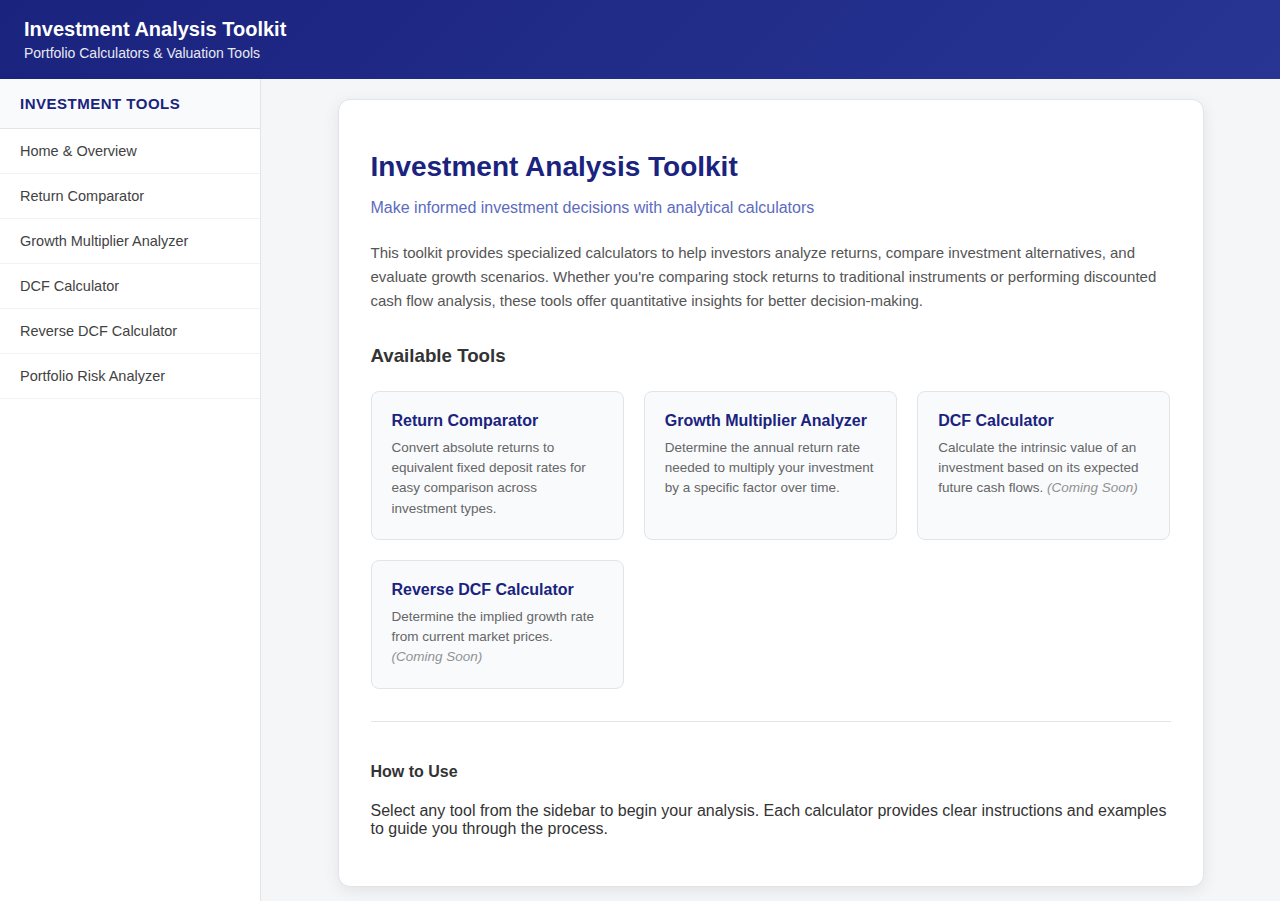
<file: index.html>
<!DOCTYPE html>
<html lang="en">
<head>
  <meta charset="UTF-8" />
  <title>Investment Analysis Toolkit</title>
  <meta name="viewport" content="width=device-width, initial-scale=1" />
  <meta name="description" content="A collection of investment calculators for portfolio analysis, valuation, and return comparisons" />
  <style>
    body {
      margin: 0;
      font-family: 'Segoe UI', 'Roboto', 'Helvetica Neue', Arial, sans-serif;
      background: linear-gradient(135deg, #f4f6f8 0%, #eef2f7 100%);
      color: #333;
    }
    header {
      background: linear-gradient(135deg, #1a237e 0%, #283593 100%);
      color: #fff;
      padding: 18px 24px;
      font-size: 20px;
      font-weight: 600;
      box-shadow: 0 2px 12px rgba(0, 0, 0, 0.1);
    }
    .subtitle {
      font-size: 14px;
      font-weight: 400;
      opacity: 0.9;
      margin-top: 4px;
    }
    .container {
      display: flex;
      height: calc(100vh - 78px);
    }
    .sidebar {
      width: 260px;
      background: #ffffff;
      border-right: 1px solid #e1e5e9;
      box-shadow: 2px 0 8px rgba(0, 0, 0, 0.05);
    }
    .sidebar h3 {
      margin: 0;
      padding: 16px 20px;
      font-size: 15px;
      background: #f8fafc;
      border-bottom: 1px solid #e1e5e9;
      color: #1a237e;
      text-transform: uppercase;
      letter-spacing: 0.5px;
    }
    .sidebar ul {
      list-style: none;
      padding: 0;
      margin: 0;
    }
    .sidebar li {
      border-bottom: 1px solid #f0f2f5;
      transition: all 0.2s ease;
    }
    .sidebar li:hover {
      background: #f8fafc;
    }
    .sidebar a {
      display: flex;
      align-items: center;
      padding: 14px 20px;
      text-decoration: none;
      color: #424242;
      font-size: 14.5px;
      cursor: pointer;
      transition: all 0.2s ease;
    }
    .sidebar a:hover,
    .sidebar a.active {
      background: #e8eaf6;
      color: #1a237e;
      font-weight: 500;
      border-left: 4px solid #3949ab;
      padding-left: 16px;
    }
    .sidebar a.active {
      background: #e3f2fd;
    }
    .content {
      flex: 1;
      background: #f4f6f8;
      padding: 20px;
      overflow: auto;
    }
    .welcome-panel {
      max-width: 800px;
      margin: 0 auto;
      background: white;
      border-radius: 12px;
      padding: 32px;
      box-shadow: 0 4px 16px rgba(0, 0, 0, 0.08);
      border: 1px solid #e1e5e9;
    }
    .welcome-title {
      color: #1a237e;
      font-size: 28px;
      font-weight: 600;
      margin-bottom: 8px;
    }
    .welcome-subtitle {
      color: #5c6bc0;
      font-size: 16px;
      margin-bottom: 24px;
    }
    .intro-text {
      line-height: 1.6;
      color: #555;
      margin-bottom: 32px;
      font-size: 15px;
    }
    .tools-grid {
      display: grid;
      grid-template-columns: repeat(auto-fit, minmax(240px, 1fr));
      gap: 20px;
      margin-top: 24px;
    }
    .tool-card {
      background: #f8fafc;
      border-radius: 8px;
      padding: 20px;
      border: 1px solid #e1e5e9;
      transition: transform 0.2s ease, box-shadow 0.2s ease;
      cursor: pointer;
    }
    .tool-card:hover {
      transform: translateY(-2px);
      box-shadow: 0 6px 12px rgba(0, 0, 0, 0.08);
      border-color: #3949ab;
    }
    .tool-card h4 {
      margin: 0 0 8px 0;
      color: #1a237e;
      font-size: 16px;
    }
    .tool-card p {
      margin: 0;
      font-size: 13.5px;
      color: #666;
      line-height: 1.5;
    }
    .coming-soon {
      opacity: 0.7;
      font-style: italic;
    }
    iframe {
      width: 100%;
      height: 100%;
      border: none;
      background: #f4f6f8;
      border-radius: 8px;
    }
    @media (max-width: 768px) {
      .container {
        flex-direction: column;
        height: auto;
      }
      .sidebar {
        width: 100%;
        border-right: none;
        border-bottom: 1px solid #ddd;
      }
      .welcome-panel {
        padding: 20px;
        margin: 20px;
      }
      .tools-grid {
        grid-template-columns: 1fr;
      }
    }
  </style>
</head>
<body>
  <header>
    Investment Analysis Toolkit
    <div class="subtitle">Portfolio Calculators & Valuation Tools</div>
  </header>

  <div class="container">
    <nav class="sidebar">
      <h3>Investment Tools</h3>
      <ul>
        <li><a class="active" onclick="loadTool(this, 'welcome')">Home & Overview</a></li>
        <li><a onclick="loadTool(this, 'calculators/absolute-to-fd.html')">Return Comparator</a></li>
        <li><a onclick="loadTool(this, 'calculators/kx-to-fd.html')">Growth Multiplier Analyzer</a></li>
        <li><a onclick="loadTool(this, 'coming-soon')">DCF Calculator</a></li>
        <li><a onclick="loadTool(this, 'coming-soon')">Reverse DCF Calculator</a></li>
        <li><a onclick="loadTool(this, 'coming-soon')">Portfolio Risk Analyzer</a></li>
      </ul>
    </nav>

    <main class="content" id="contentArea">
      <!-- Welcome Content (Default) -->
      <div class="welcome-panel" id="welcomeContent">
        <h1 class="welcome-title">Investment Analysis Toolkit</h1>
        <p class="welcome-subtitle">Make informed investment decisions with analytical calculators</p>
        
        <p class="intro-text">
          This toolkit provides specialized calculators to help investors analyze returns, 
          compare investment alternatives, and evaluate growth scenarios. Whether you're 
          comparing stock returns to traditional instruments or performing discounted cash 
          flow analysis, these tools offer quantitative insights for better decision-making.
        </p>
        
        <h3>Available Tools</h3>
        <div class="tools-grid">
          <div class="tool-card" onclick="loadTool(null, 'calculators/absolute-to-fd.html')">
            <h4>Return Comparator</h4>
            <p>Convert absolute returns to equivalent fixed deposit rates for easy comparison across investment types.</p>
          </div>
          <div class="tool-card" onclick="loadTool(null, 'calculators/kx-to-fd.html')">
            <h4>Growth Multiplier Analyzer</h4>
            <p>Determine the annual return rate needed to multiply your investment by a specific factor over time.</p>
          </div>
          <div class="tool-card">
            <h4>DCF Calculator</h4>
            <p>Calculate the intrinsic value of an investment based on its expected future cash flows. <span class="coming-soon">(Coming Soon)</span></p>
          </div>
          <div class="tool-card">
            <h4>Reverse DCF Calculator</h4>
            <p>Determine the implied growth rate from current market prices. <span class="coming-soon">(Coming Soon)</span></p>
          </div>
        </div>
        
        <div style="margin-top: 32px; padding-top: 20px; border-top: 1px solid #e1e5e9;">
          <h4>How to Use</h4>
          <p>Select any tool from the sidebar to begin your analysis. Each calculator provides clear instructions and examples to guide you through the process.</p>
        </div>
      </div>
      
      <!-- Iframe for calculators -->
      <iframe id="calcFrame" style="display: none;"></iframe>
    </main>
  </div>

  <script>
    function loadTool(el, src) {
      // Update active state in sidebar
      document.querySelectorAll('.sidebar a').forEach(a => a.classList.remove('active'));
      if (el) el.classList.add('active');
      
      const contentArea = document.getElementById('contentArea');
      const welcomeContent = document.getElementById('welcomeContent');
      const calcFrame = document.getElementById('calcFrame');
      
      if (src === 'welcome') {
        welcomeContent.style.display = 'block';
        calcFrame.style.display = 'none';
      } else if (src === 'coming-soon') {
        welcomeContent.style.display = 'block';
        calcFrame.style.display = 'none';
        welcomeContent.innerHTML = `
          <div class="welcome-panel">
            <h2 style="color: #1a237e;">Tool Under Development</h2>
            <p>This calculator is currently being developed and will be available soon.</p>
            <p>Check back later for updates, or explore the other available tools in the meantime.</p>
            <button onclick="loadTool(null, 'welcome')" style="
              background: #3949ab;
              color: white;
              border: none;
              padding: 10px 20px;
              border-radius: 6px;
              cursor: pointer;
              margin-top: 20px;
            ">Return to Home</button>
          </div>
        `;
      } else {
        welcomeContent.style.display = 'none';
        calcFrame.style.display = 'block';
        calcFrame.src = src;
      }
    }
    
    // Initialize with welcome page
    document.addEventListener('DOMContentLoaded', function() {
      loadTool(null, 'welcome');
    });
  </script>
</body>
</html>
</file>
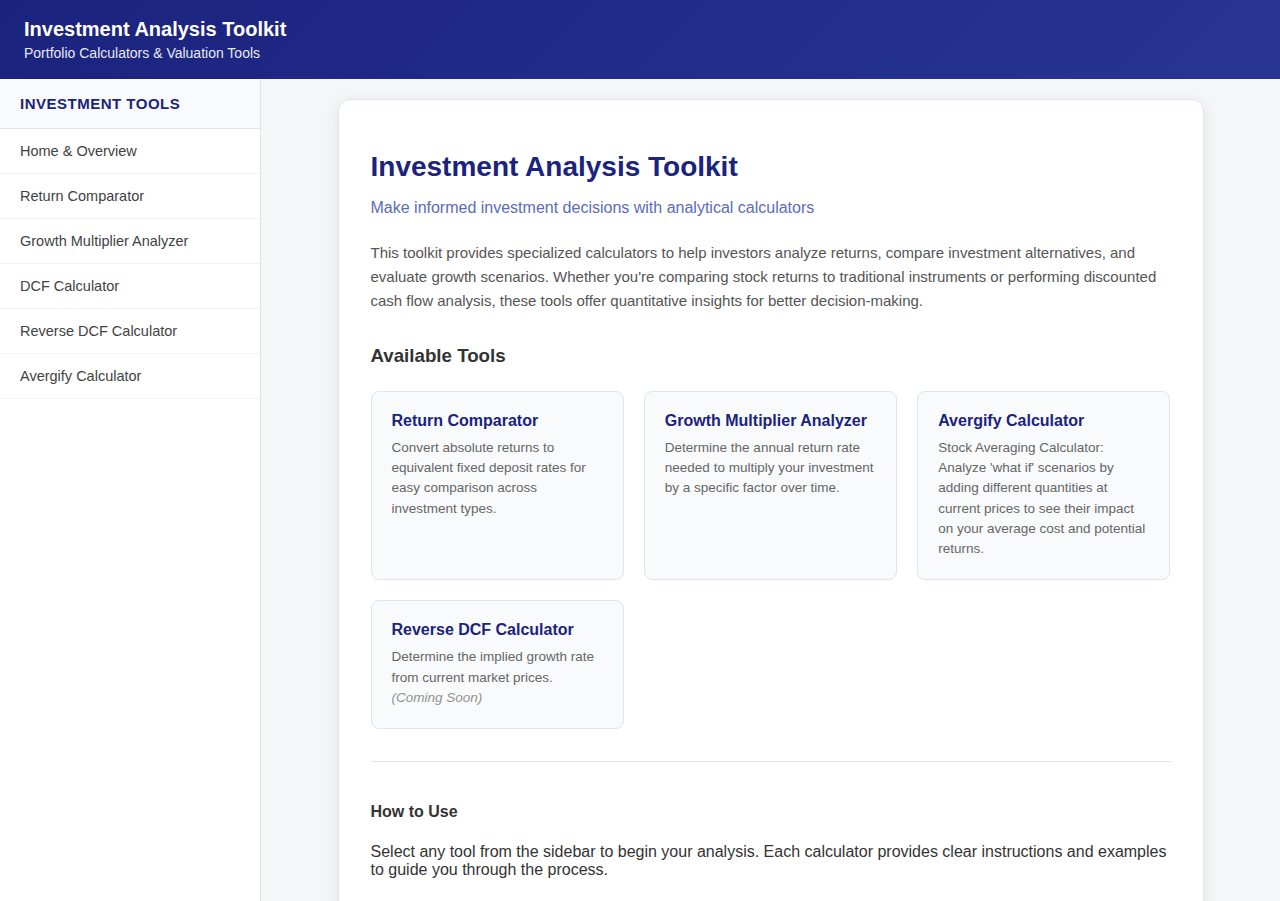
<file: bkup_index.html>
<!DOCTYPE html>
<html lang="en">
<head>
  <meta charset="UTF-8" />
  <title>Investment Analysis Toolkit</title>
  <meta name="viewport" content="width=device-width, initial-scale=1" />
  <meta name="description" content="A collection of investment calculators for portfolio analysis, valuation, and return comparisons" />
  <style>
    body {
      margin: 0;
      font-family: 'Segoe UI', 'Roboto', 'Helvetica Neue', Arial, sans-serif;
      background: linear-gradient(135deg, #f4f6f8 0%, #eef2f7 100%);
      color: #333;
    }
    header {
      background: linear-gradient(135deg, #1a237e 0%, #283593 100%);
      color: #fff;
      padding: 18px 24px;
      font-size: 20px;
      font-weight: 600;
      box-shadow: 0 2px 12px rgba(0, 0, 0, 0.1);
    }
    .subtitle {
      font-size: 14px;
      font-weight: 400;
      opacity: 0.9;
      margin-top: 4px;
    }
    .container {
      display: flex;
      height: calc(100vh - 78px);
    }
    .sidebar {
      width: 260px;
      background: #ffffff;
      border-right: 1px solid #e1e5e9;
      box-shadow: 2px 0 8px rgba(0, 0, 0, 0.05);
    }
    .sidebar h3 {
      margin: 0;
      padding: 16px 20px;
      font-size: 15px;
      background: #f8fafc;
      border-bottom: 1px solid #e1e5e9;
      color: #1a237e;
      text-transform: uppercase;
      letter-spacing: 0.5px;
    }
    .sidebar ul {
      list-style: none;
      padding: 0;
      margin: 0;
    }
    .sidebar li {
      border-bottom: 1px solid #f0f2f5;
      transition: all 0.2s ease;
    }
    .sidebar li:hover {
      background: #f8fafc;
    }
    .sidebar a {
      display: flex;
      align-items: center;
      padding: 14px 20px;
      text-decoration: none;
      color: #424242;
      font-size: 14.5px;
      cursor: pointer;
      transition: all 0.2s ease;
    }
    .sidebar a:hover,
    .sidebar a.active {
      background: #e8eaf6;
      color: #1a237e;
      font-weight: 500;
      border-left: 4px solid #3949ab;
      padding-left: 16px;
    }
    .sidebar a.active {
      background: #e3f2fd;
    }
    .content {
      flex: 1;
      background: #f4f6f8;
      padding: 20px;
      overflow: auto;
    }
    .welcome-panel {
      max-width: 800px;
      margin: 0 auto;
      background: white;
      border-radius: 12px;
      padding: 32px;
      box-shadow: 0 4px 16px rgba(0, 0, 0, 0.08);
      border: 1px solid #e1e5e9;
    }
    .welcome-title {
      color: #1a237e;
      font-size: 28px;
      font-weight: 600;
      margin-bottom: 8px;
    }
    .welcome-subtitle {
      color: #5c6bc0;
      font-size: 16px;
      margin-bottom: 24px;
    }
    .intro-text {
      line-height: 1.6;
      color: #555;
      margin-bottom: 32px;
      font-size: 15px;
    }
    .tools-grid {
      display: grid;
      grid-template-columns: repeat(auto-fit, minmax(240px, 1fr));
      gap: 20px;
      margin-top: 24px;
    }
    .tool-card {
      background: #f8fafc;
      border-radius: 8px;
      padding: 20px;
      border: 1px solid #e1e5e9;
      transition: transform 0.2s ease, box-shadow 0.2s ease;
      cursor: pointer;
    }
    .tool-card:hover {
      transform: translateY(-2px);
      box-shadow: 0 6px 12px rgba(0, 0, 0, 0.08);
      border-color: #3949ab;
    }
    .tool-card h4 {
      margin: 0 0 8px 0;
      color: #1a237e;
      font-size: 16px;
    }
    .tool-card p {
      margin: 0;
      font-size: 13.5px;
      color: #666;
      line-height: 1.5;
    }
    .coming-soon {
      opacity: 0.7;
      font-style: italic;
    }
    iframe {
      width: 100%;
      height: 100%;
      border: none;
      background: #f4f6f8;
      border-radius: 8px;
    }
    @media (max-width: 768px) {
      .container {
        flex-direction: column;
        height: auto;
      }
      .sidebar {
        width: 100%;
        border-right: none;
        border-bottom: 1px solid #ddd;
      }
      .welcome-panel {
        padding: 20px;
        margin: 20px;
      }
      .tools-grid {
        grid-template-columns: 1fr;
      }
    }
  </style>
</head>
<body>
  <header>
    Investment Analysis Toolkit
    <div class="subtitle">Portfolio Calculators & Valuation Tools</div>
  </header>

  <div class="container">
    <nav class="sidebar">
      <h3>Investment Tools</h3>
      <ul>
        <li><a class="active" onclick="loadTool(this, 'welcome')">Home & Overview</a></li>
        <li><a onclick="loadTool(this, 'calculators/absolute-to-fd.html')">Return Comparator</a></li>
        <li><a onclick="loadTool(this, 'calculators/kx-to-fd.html')">Growth Multiplier Analyzer</a></li>
        <li><a onclick="loadTool(this, 'coming-soon')">DCF Calculator</a></li>
        <li><a onclick="loadTool(this, 'coming-soon')">Reverse DCF Calculator</a></li>
        <li><a onclick="loadTool(this, 'calculators/avergify.html')">Avergify Calculator</a></li>
      </ul>
    </nav>

    <main class="content" id="contentArea">
      <!-- Welcome Content (Default) -->
      <div class="welcome-panel" id="welcomeContent">
        <h1 class="welcome-title">Investment Analysis Toolkit</h1>
        <p class="welcome-subtitle">Make informed investment decisions with analytical calculators</p>
        
        <p class="intro-text">
          This toolkit provides specialized calculators to help investors analyze returns, 
          compare investment alternatives, and evaluate growth scenarios. Whether you're 
          comparing stock returns to traditional instruments or performing discounted cash 
          flow analysis, these tools offer quantitative insights for better decision-making.
        </p>
        
        <h3>Available Tools</h3>
        <div class="tools-grid">
          <div class="tool-card" onclick="loadTool(null, 'calculators/absolute-to-fd.html')">
            <h4>Return Comparator</h4>
            <p>Convert absolute returns to equivalent fixed deposit rates for easy comparison across investment types.</p>
          </div>
          <div class="tool-card" onclick="loadTool(null, 'calculators/kx-to-fd.html')">
            <h4>Growth Multiplier Analyzer</h4>
            <p>Determine the annual return rate needed to multiply your investment by a specific factor over time.</p>
          </div>
          <div class="tool-card" onclick="loadTool(null, 'calculators/avergify.html')">
            <h4>Avergify Calculator</h4>
            <p>Stock Averaging Calculator: Analyze 'what if' scenarios by adding different quantities at current prices to see their impact on your average cost and potential returns. </p>
          </div>
          <div class="tool-card">
            <h4>Reverse DCF Calculator</h4>
            <p>Determine the implied growth rate from current market prices. <span class="coming-soon">(Coming Soon)</span></p>
          </div>
        </div>
        
        <div style="margin-top: 32px; padding-top: 20px; border-top: 1px solid #e1e5e9;">
          <h4>How to Use</h4>
          <p>Select any tool from the sidebar to begin your analysis. Each calculator provides clear instructions and examples to guide you through the process.</p>
        </div>
      </div>
      
      <!-- Iframe for calculators -->
      <iframe id="calcFrame" style="display: none;"></iframe>
    </main>
  </div>

  <script>
    function loadTool(el, src) {
      // Update active state in sidebar
      document.querySelectorAll('.sidebar a').forEach(a => a.classList.remove('active'));
      if (el) el.classList.add('active');
      
      const contentArea = document.getElementById('contentArea');
      const welcomeContent = document.getElementById('welcomeContent');
      const calcFrame = document.getElementById('calcFrame');
      
      if (src === 'welcome') {
        welcomeContent.style.display = 'block';
        calcFrame.style.display = 'none';
      } else if (src === 'coming-soon') {
        welcomeContent.style.display = 'block';
        calcFrame.style.display = 'none';
        welcomeContent.innerHTML = `
          <div class="welcome-panel">
            <h2 style="color: #1a237e;">Tool Under Development</h2>
            <p>This calculator is currently being developed and will be available soon.</p>
            <p>Check back later for updates, or explore the other available tools in the meantime.</p>
            <button onclick="loadTool(null, 'welcome')" style="
              background: #3949ab;
              color: white;
              border: none;
              padding: 10px 20px;
              border-radius: 6px;
              cursor: pointer;
              margin-top: 20px;
            ">Return to Home</button>
          </div>
        `;
      } else {
        welcomeContent.style.display = 'none';
        calcFrame.style.display = 'block';
        calcFrame.src = src;
      }
    }
    
    // Initialize with welcome page
    document.addEventListener('DOMContentLoaded', function() {
      loadTool(null, 'welcome');
    });
  </script>
</body>
</html>
</file>
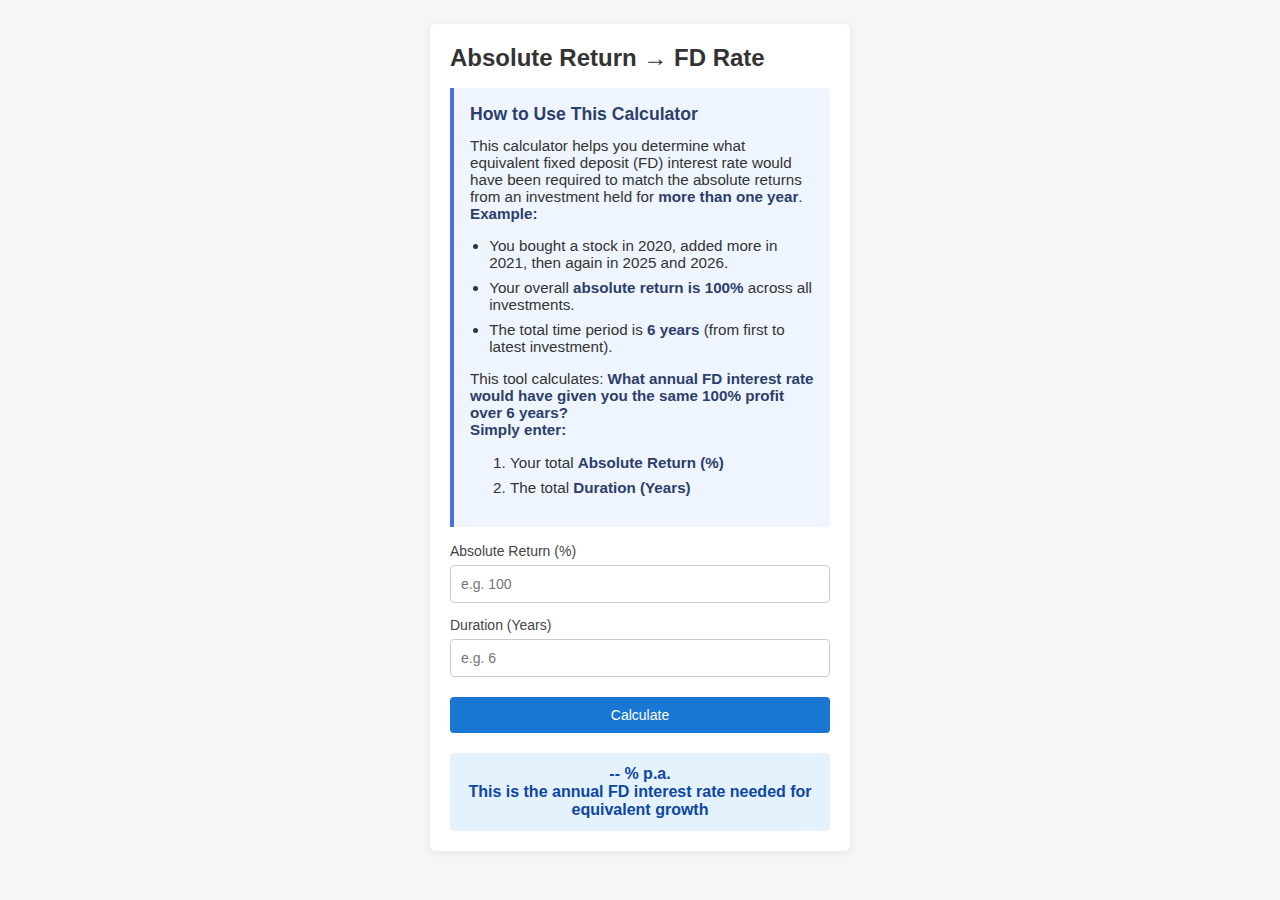
<file: calculators/absolute-to-fd.html>
<!DOCTYPE html>
<html lang="en">
<head>
  <meta charset="UTF-8">
  <title>Absolute Return → FD Rate</title>

  <!-- Shared CSS -->
  <link rel="stylesheet" href="../css/style.css">

  <!-- Ensure iframe-friendly layout -->
  <style>
    body {
      margin: 0;
      background: #f4f6f8;
    }
    .guide-box {
      background: #eef5ff;
      border-left: 4px solid #4a6ee0;
      padding: 1rem;
      margin: 1rem 0;
      border-radius: 0 4px 4px 0;
      font-size: 0.95rem;
      color: #333;
    }
    .guide-box h3 {
      margin-top: 0;
      color: #2d3e6b;
      font-size: 1.1rem;
    }
    .guide-box ul {
      padding-left: 1.2rem;
    }
    .guide-box li {
      margin-bottom: 0.5rem;
    }
    .guide-box strong {
      color: #2d3e6b;
    }
  </style>
</head>
<body>

  <div class="container">
    <h2>Absolute Return → FD Rate</h2>
    
    <!-- User Guide Section -->
    <div class="guide-box">
      <h3>How to Use This Calculator</h3>
      <p>This calculator helps you determine what equivalent fixed deposit (FD) interest rate would have been required to match the absolute returns from an investment held for <strong>more than one year</strong>.</p>
      
      <p><strong>Example:</strong></p>
      <ul>
        <li>You bought a stock in 2020, added more in 2021, then again in 2025 and 2026.</li>
        <li>Your overall <strong>absolute return is 100%</strong> across all investments.</li>
        <li>The total time period is <strong>6 years</strong> (from first to latest investment).</li>
      </ul>
      
      <p>This tool calculates: <strong>What annual FD interest rate would have given you the same 100% profit over 6 years?</strong></p>
      
      <p><strong>Simply enter:</strong></p>
      <ol>
        <li>Your total <strong>Absolute Return (%)</strong></li>
        <li>The total <strong>Duration (Years)</strong></li>
      </ol>
    </div>

    <label>Absolute Return (%)</label>
    <input type="number" id="ar" step="0.1" placeholder="e.g. 100">

    <label>Duration (Years)</label>
    <input type="number" id="years" step="0.1" placeholder="e.g. 6">

    <button onclick="calculate()">Calculate</button>

    <div class="output">
      <p id="result">-- % p.a.</p>
	  <p class="note">This is the annual FD interest rate needed for equivalent growth</p>
    </div>
  </div>

<script>
function calculate() {
  const ar = parseFloat(document.getElementById("ar").value);
  const years = parseFloat(document.getElementById("years").value);

  if (isNaN(ar) || isNaN(years) || years <= 0) {
    alert("Enter valid inputs");
    return;
  }

  const K = 1 + ar / 100;
  const rate = Math.pow(K, 1 / years) - 1;

  document.getElementById("result").innerText =
    (rate * 100).toFixed(2) + " % p.a.";
}
</script>

</body>
</html>
</file>
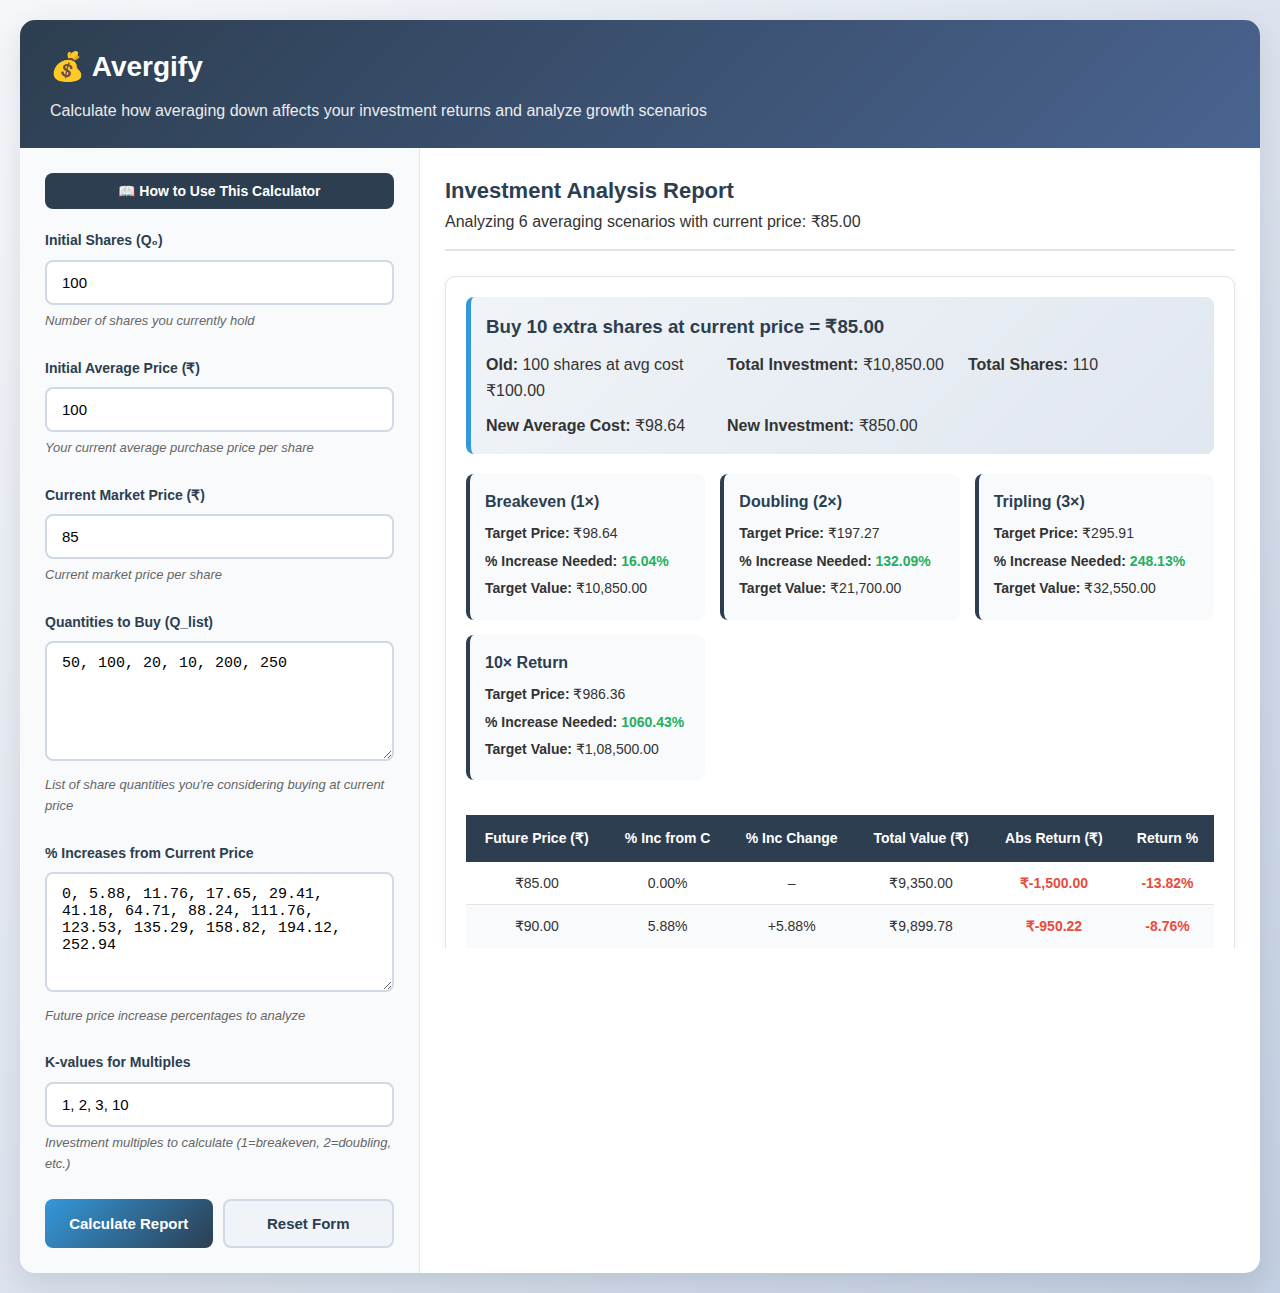
<file: calculators/avergify.html>
<!DOCTYPE html>
<html lang="en">
<head>
    <meta charset="UTF-8">
    <meta name="viewport" content="width=device-width, initial-scale=1.0">
    <title>Avergify - Average Cost Calculator</title>
    <style>
        * {
            box-sizing: border-box;
            margin: 0;
            padding: 0;
        }
        
        body {
            font-family: 'Segoe UI', Tahoma, Geneva, Verdana, sans-serif;
            background: linear-gradient(135deg, #f5f7fa 0%, #c3cfe2 100%);
            color: #333;
            line-height: 1.6;
            padding: 20px;
            min-height: 100vh;
        }
        
        .container {
            max-width: 1400px;
            margin: 0 auto;
            background: white;
            border-radius: 15px;
            box-shadow: 0 10px 30px rgba(0, 0, 0, 0.1);
            overflow: hidden;
        }
        
        header {
            background: linear-gradient(135deg, #2c3e50 0%, #4a6491 100%);
            color: white;
            padding: 25px 30px;
        }
        
        header h1 {
            font-size: 28px;
            margin-bottom: 8px;
        }
        
        header .subtitle {
            opacity: 0.9;
            font-size: 16px;
        }
        
        .content {
            display: grid;
            grid-template-columns: 400px 1fr;
            gap: 0;
            min-height: 600px;
        }
        
        .input-section {
            padding: 25px;
            background: #f8fafc;
            border-right: 1px solid #e1e5e9;
            position: relative;
        }
        
        .input-group {
            margin-bottom: 25px;
        }
        
        .input-group label {
            display: block;
            margin-bottom: 8px;
            font-weight: 600;
            color: #2c3e50;
            font-size: 14px;
        }
        
        .input-group input, .input-group textarea {
            width: 100%;
            padding: 12px 15px;
            border: 2px solid #d1d9e6;
            border-radius: 8px;
            font-size: 15px;
            transition: border-color 0.3s;
        }
        
        .input-group input:focus, .input-group textarea:focus {
            outline: none;
            border-color: #4a6491;
        }
        
        .input-group textarea {
            min-height: 120px;
            resize: vertical;
            font-family: monospace;
        }
        
        .info-text {
            font-size: 13px;
            color: #666;
            margin-top: 6px;
            font-style: italic;
        }
        
        .btn-group {
            display: flex;
            gap: 10px;
            margin-top: 10px;
        }
        
        button {
            padding: 14px 20px;
            border: none;
            border-radius: 8px;
            font-weight: 600;
            font-size: 15px;
            cursor: pointer;
            transition: all 0.3s;
            flex: 1;
        }
        
        .btn-calculate {
            background: linear-gradient(135deg, #3498db 0%, #2c3e50 100%);
            color: white;
        }
        
        .btn-calculate:hover {
            transform: translateY(-2px);
            box-shadow: 0 5px 15px rgba(52, 152, 219, 0.3);
        }
        
        .btn-reset {
            background: #f0f4f8;
            color: #2c3e50;
            border: 2px solid #d1d9e6;
        }
        
        .btn-reset:hover {
            background: #e1e7f0;
        }
        
        .btn-guide {
            background: #2c3e50;
            color: white;
            padding: 10px 15px;
            font-size: 14px;
            display: flex;
            align-items: center;
            justify-content: center;
            gap: 8px;
            margin-bottom: 20px;
            width: 100%;
        }
        
        .btn-guide:hover {
            background: #4a6491;
        }
        
        .results-section {
            padding: 25px;
            overflow-y: auto;
            max-height: 800px;
        }
        
        .results-header {
            margin-bottom: 25px;
            padding-bottom: 15px;
            border-bottom: 2px solid #e1e5e9;
        }
        
        .results-header h2 {
            color: #2c3e50;
            font-size: 22px;
        }
        
        .results-container {
            display: flex;
            flex-direction: column;
            gap: 30px;
        }
        
        .report-block {
            background: white;
            border-radius: 10px;
            padding: 20px;
            border: 1px solid #e1e5e9;
            box-shadow: 0 3px 10px rgba(0, 0, 0, 0.05);
        }
        
        .report-header {
            background: linear-gradient(135deg, #f0f4f8 0%, #e1e7f0 100%);
            padding: 15px;
            border-radius: 8px;
            margin-bottom: 20px;
            border-left: 5px solid #3498db;
        }
        
        .report-header h3 {
            color: #2c3e50;
            margin-bottom: 10px;
        }
        
        .k-points {
            display: grid;
            grid-template-columns: repeat(auto-fill, minmax(200px, 1fr));
            gap: 15px;
            margin: 20px 0;
        }
        
        .k-point {
            background: #f8fafc;
            padding: 15px;
            border-radius: 8px;
            border-left: 4px solid #2c3e50;
        }
        
        .k-point h4 {
            color: #2c3e50;
            margin-bottom: 8px;
            font-size: 16px;
        }
        
        .k-point p {
            margin: 5px 0;
            font-size: 14px;
        }
        
        table {
            width: 100%;
            border-collapse: collapse;
            margin-top: 15px;
            font-size: 14px;
        }
        
        th {
            background: #2c3e50;
            color: white;
            padding: 12px 10px;
            text-align: center;
            font-weight: 600;
            position: sticky;
            top: 0;
        }
        
        td {
            padding: 10px;
            text-align: center;
            border-bottom: 1px solid #e1e5e9;
        }
        
        tr:nth-child(even) {
            background: #f8fafc;
        }
        
        tr:hover {
            background: #e3f2fd;
        }
        
        .positive {
            color: #27ae60;
            font-weight: 600;
        }
        
        .negative {
            color: #e74c3c;
            font-weight: 600;
        }
        
        .neutral {
            color: #7f8c8d;
        }
        
        .loading {
            display: none;
            text-align: center;
            padding: 40px;
        }
        
        .loading-spinner {
            border: 5px solid #f3f3f3;
            border-top: 5px solid #3498db;
            border-radius: 50%;
            width: 50px;
            height: 50px;
            animation: spin 1s linear infinite;
            margin: 0 auto 20px;
        }
        
        @keyframes spin {
            0% { transform: rotate(0deg); }
            100% { transform: rotate(360deg); }
        }
        
        .error-message {
            background: #ffeaea;
            color: #c0392b;
            padding: 15px;
            border-radius: 8px;
            margin: 20px 0;
            border-left: 5px solid #c0392b;
            display: none;
        }
        
        /* Guide Section Styles */
        .guide-overlay {
            display: none;
            position: absolute;
            top: 0;
            left: 0;
            right: 0;
            bottom: 0;
            background: rgba(255, 255, 255, 0.95);
            z-index: 100;
            padding: 25px;
            overflow-y: auto;
        }
        
        .guide-header {
            display: flex;
            justify-content: space-between;
            align-items: center;
            margin-bottom: 20px;
            padding-bottom: 15px;
            border-bottom: 2px solid #2c3e50;
        }
        
        .guide-header h2 {
            color: #2c3e50;
        }
        
        .close-guide {
            background: #e74c3c;
            color: white;
            border: none;
            padding: 8px 15px;
            border-radius: 5px;
            cursor: pointer;
            font-size: 14px;
        }
        
        .close-guide:hover {
            background: #c0392b;
        }
        
        .guide-step {
            background: white;
            border-radius: 8px;
            padding: 20px;
            margin-bottom: 20px;
            border-left: 4px solid #3498db;
            box-shadow: 0 3px 10px rgba(0, 0, 0, 0.05);
        }
        
        .guide-step h3 {
            color: #2c3e50;
            margin-bottom: 10px;
            font-size: 18px;
            display: flex;
            align-items: center;
            gap: 10px;
        }
        
        .step-number {
            background: #3498db;
            color: white;
            width: 30px;
            height: 30px;
            border-radius: 50%;
            display: flex;
            align-items: center;
            justify-content: center;
            font-weight: bold;
        }
        
        .guide-example {
            background: #f0f7ff;
            padding: 15px;
            border-radius: 6px;
            margin: 15px 0;
            border-left: 3px solid #4a6491;
        }
        
        .guide-example h4 {
            color: #2c3e50;
            margin-bottom: 8px;
        }
        
        .guide-tip {
            background: #fff8e6;
            padding: 12px;
            border-radius: 6px;
            margin: 15px 0;
            border-left: 3px solid #f39c12;
            font-size: 14px;
        }
        
        @media (max-width: 1100px) {
            .content {
                grid-template-columns: 1fr;
            }
            
            .input-section {
                border-right: none;
                border-bottom: 1px solid #e1e5e9;
            }
            
            .guide-overlay {
                position: fixed;
                z-index: 1000;
            }
        }
        
        @media (max-width: 768px) {
            body {
                padding: 10px;
            }
            
            header {
                padding: 20px;
            }
            
            .k-points {
                grid-template-columns: 1fr;
            }
            
            .btn-group {
                flex-direction: column;
            }
            
            table {
                font-size: 13px;
            }
            
            th, td {
                padding: 8px 5px;
            }
        }
    </style>
</head>
<body>
    <div class="container">
        <header>
            <h1>💰 Avergify</h1>
            <div class="subtitle">Calculate how averaging down affects your investment returns and analyze growth scenarios</div>
        </header>
        
        <div class="content">
            <div class="input-section">
                <!-- Guide Button -->
                <button class="btn-guide" onclick="toggleGuide()">
                    📖 How to Use This Calculator
                </button>
                
                <!-- Guide Overlay -->
                <div class="guide-overlay" id="guideOverlay">
                    <div class="guide-header">
                        <h2>How to Use the Avergify Calculator</h2>
                        <button class="close-guide" onclick="toggleGuide()">Close Guide</button>
                    </div>
                    
                    <div class="guide-step">
                        <h3><span class="step-number">1</span> Enter Your Current Position</h3>
                        <p><strong>Initial Shares:</strong> Number of shares you currently own (e.g., 100 shares)</p>
                        <p><strong>Initial Average Price:</strong> Your current average purchase price per share (e.g., ₹100)</p>
                        <div class="guide-example">
                            <h4>Example:</h4>
                            <p>You bought 100 shares at an average price of ₹100 each</p>
                        </div>
                    </div>
                    
                    <div class="guide-step">
                        <h3><span class="step-number">2</span> Set Current Market Price</h3>
                        <p><strong>Current Market Price:</strong> Today's stock price (e.g., ₹85)</p>
                        <div class="guide-example">
                            <h4>Example:</h4>
                            <p>The stock is now trading at ₹85 (15% below your average)</p>
                        </div>
                    </div>
                    
                    <div class="guide-step">
                        <h3><span class="step-number">3</span> Choose "What-If" Quantities</h3>
                        <p><strong>Quantities to Buy:</strong> List different amounts you might buy at current price</p>
                        <p>Enter comma-separated values to compare multiple scenarios</p>
                        <div class="guide-example">
                            <h4>Example:</h4>
                            <p>Try buying 50, 100, or 200 more shares to see how each affects your average cost</p>
                        </div>
                    </div>
                    
                    <div class="guide-step">
                        <h3><span class="step-number">4</span> Set Growth Scenarios to Analyze</h3>
                        <p><strong>% Increases from Current Price:</strong> Future price increase percentages to analyze</p>
                        <p><strong>K-values for Multiples:</strong> Target returns (1=break even, 2=double, 3=triple, etc.)</p>
                        <div class="guide-example">
                            <h4>Example:</h4>
                            <p>See what happens if the price goes up 25%, 50%, or 100% from current level</p>
                        </div>
                    </div>
                    
                    <div class="guide-step">
                        <h3><span class="step-number">5</span> Understand the Results</h3>
                        <p>The calculator shows you:</p>
                        <ul style="padding-left: 20px; margin: 10px 0;">
                            <li><strong>New Average Cost:</strong> Your updated average after buying more shares</li>
                            <li><strong>Break-even Price:</strong> Price needed to recover your total investment</li>
                            <li><strong>Target Prices:</strong> Prices needed to double or multiply your money</li>
                            <li><strong>Detailed Returns:</strong> Absolute and percentage returns at various future prices</li>
                        </ul>
                        <div class="guide-tip">
                            💡 <strong>Quick Example:</strong> If you own 100 shares at ₹100 average, and the stock is now ₹85, buying 50 more shares would lower your average to ₹95. You'd need the price to reach ₹95 to break even, or ₹190 to double your money.
                        </div>
                    </div>
                    
                    <button class="btn-calculate" onclick="toggleGuide()" style="margin-top: 20px;">Start Calculating Now</button>
                </div>
                
                <div class="input-group">
                    <label for="initialShares">Initial Shares (Q₀)</label>
                    <input type="number" id="initialShares" value="100" min="1">
                    <div class="info-text">Number of shares you currently hold</div>
                </div>
                
                <div class="input-group">
                    <label for="initialPrice">Initial Average Price (₹)</label>
                    <input type="number" id="initialPrice" value="100" min="0" step="0.01">
                    <div class="info-text">Your current average purchase price per share</div>
                </div>
                
                <div class="input-group">
                    <label for="currentPrice">Current Market Price (₹)</label>
                    <input type="number" id="currentPrice" value="85" min="0" step="0.01">
                    <div class="info-text">Current market price per share</div>
                </div>
                
                <div class="input-group">
                    <label for="quantities">Quantities to Buy (Q_list)</label>
                    <textarea id="quantities" placeholder="Enter quantities separated by commas, e.g.: 50, 100, 20, 10, 200, 250">50, 100, 20, 10, 200, 250</textarea>
                    <div class="info-text">List of share quantities you're considering buying at current price</div>
                </div>
                
                <div class="input-group">
                    <label for="increases">% Increases from Current Price</label>
                    <textarea id="increases" placeholder="Enter percentages separated by commas">0, 5.88, 11.76, 17.65, 29.41, 41.18, 64.71, 88.24, 111.76, 123.53, 135.29, 158.82, 194.12, 252.94</textarea>
                    <div class="info-text">Future price increase percentages to analyze</div>
                </div>
                
                <div class="input-group">
                    <label for="kValues">K-values for Multiples</label>
                    <input type="text" id="kValues" value="1, 2, 3, 10" placeholder="e.g.: 1, 2, 3, 10">
                    <div class="info-text">Investment multiples to calculate (1=breakeven, 2=doubling, etc.)</div>
                </div>
                
                <div class="btn-group">
                    <button class="btn-calculate" onclick="calculateReport()">Calculate Report</button>
                    <button class="btn-reset" onclick="resetForm()">Reset Form</button>
                </div>
                
                <div class="error-message" id="errorMessage"></div>
            </div>
            
            <div class="results-section">
                <div class="results-header">
                    <h2>Investment Analysis Report</h2>
                    <div id="reportSummary">Enter your values and click Calculate to see the analysis</div>
                </div>
                
                <div class="loading" id="loadingIndicator">
                    <div class="loading-spinner"></div>
                    <p>Calculating report...</p>
                </div>
                
                <div id="resultsContainer" class="results-container">
                    <!-- Results will be inserted here dynamically -->
                </div>
            </div>
        </div>
    </div>

    <script>
        // Toggle guide visibility
        function toggleGuide() {
            const guide = document.getElementById('guideOverlay');
            guide.style.display = guide.style.display === 'block' ? 'none' : 'block';
        }
        
        // Parse comma-separated values from input
        function parseCSV(input) {
            return input.split(',')
                .map(item => item.trim())
                .filter(item => item !== '')
                .map(item => parseFloat(item));
        }
        
        // Calculate K-point for given parameters
        function calculateKPoint(Q0, P0, C, Q_add, K) {
            const totalInvestment = Q0 * P0 + Q_add * C;
            const totalShares = Q0 + Q_add;
            
            const F_K = (K * totalInvestment) / totalShares;
            const inc_K = ((F_K - C) / C) * 100;
            
            return {
                K: K,
                F_K: F_K,
                inc_K: inc_K,
                target_value: K * totalInvestment
            };
        }
        
        // Generate complete report
        function generateReport(Q0, P0, C, Q_list, inc_targets, K_values) {
            const results = {};
            
            for (const Q_add of Q_list) {
                const totalInvestment = Q0 * P0 + Q_add * C;
                const totalShares = Q0 + Q_add;
                const avgCost = totalInvestment / totalShares;
                
                // Store base info
                results[Q_add] = {
                    TI: totalInvestment,
                    TS: totalShares,
                    AC: avgCost,
                    new_inv_amt: Q_add * C,
                    rows: [],
                    k_points: {}
                };
                
                // Generate rows for each increase target
                let prev_inc = null;
                for (const inc of inc_targets) {
                    const F = C * (1 + inc / 100);
                    const inc_change = prev_inc === null ? "–" : inc - prev_inc;
                    const totalValue = F * totalShares;
                    const absReturn = totalValue - totalInvestment;
                    const returnPercent = (absReturn / totalInvestment) * 100;
                    
                    results[Q_add].rows.push({
                        F: F,
                        inc: inc,
                        inc_change: inc_change,
                        TV: totalValue,
                        AR: absReturn,
                        ret_pct: returnPercent
                    });
                    
                    prev_inc = inc;
                }
                
                // Calculate K-points
                for (const K of K_values) {
                    const kPoint = calculateKPoint(Q0, P0, C, Q_add, K);
                    results[Q_add].k_points[K] = kPoint;
                }
            }
            
            return results;
        }
        
        // Format currency with Indian Rupee symbol
        function formatCurrency(amount) {
            return '₹' + amount.toLocaleString('en-IN', {
                minimumFractionDigits: 2,
                maximumFractionDigits: 2
            });
        }
        
        // Format percentage
        function formatPercent(value) {
            return value.toFixed(2) + '%';
        }
        
        // Get K-point label
        function getKLabel(K) {
            const labels = {
                1: 'Breakeven (1×)',
                2: 'Doubling (2×)',
                3: 'Tripling (3×)',
                10: '10× Return'
            };
            return labels[K] || `${K}× Return`;
        }
        
        // Display the report
        function displayReport(results, Q0, P0, C, K_values) {
            const container = document.getElementById('resultsContainer');
            container.innerHTML = '';
            
            // Update summary
            document.getElementById('reportSummary').innerHTML = 
                `Analyzing ${Object.keys(results).length} averaging scenarios with current price: ${formatCurrency(C)}`;
            
            for (const Q_add of Object.keys(results).map(Number).sort((a, b) => a - b)) {
                const data = results[Q_add];
                
                const reportBlock = document.createElement('div');
                reportBlock.className = 'report-block';
                
                // Header section
                const headerHTML = `
                    <div class="report-header">
                        <h3>Buy ${Q_add} extra shares at current price = ${formatCurrency(C)}</h3>
                        <div style="display: grid; grid-template-columns: repeat(auto-fit, minmax(200px, 1fr)); gap: 10px; margin-top: 10px;">
                            <div><strong>Old:</strong> ${Q0} shares at avg cost ${formatCurrency(P0)}</div>
                            <div><strong>Total Investment:</strong> ${formatCurrency(data.TI)}</div>
                            <div><strong>Total Shares:</strong> ${data.TS}</div>
                            <div><strong>New Average Cost:</strong> ${formatCurrency(data.AC)}</div>
                            <div><strong>New Investment:</strong> ${formatCurrency(data.new_inv_amt)}</div>
                        </div>
                    </div>
                `;
                
                // K-points section
                let kPointsHTML = '<div class="k-points">';
                for (const K of K_values) {
                    const kData = data.k_points[K];
                    kPointsHTML += `
                        <div class="k-point">
                            <h4>${getKLabel(K)}</h4>
                            <p><strong>Target Price:</strong> ${formatCurrency(kData.F_K)}</p>
                            <p><strong>% Increase Needed:</strong> <span class="${kData.inc_K >= 0 ? 'positive' : 'negative'}">${formatPercent(kData.inc_K)}</span></p>
                            <p><strong>Target Value:</strong> ${formatCurrency(kData.target_value)}</p>
                        </div>
                    `;
                }
                kPointsHTML += '</div>';
                
                // Table section
                let tableHTML = `
                    <div style="overflow-x: auto; margin-top: 20px;">
                        <table>
                            <thead>
                                <tr>
                                    <th>Future Price (₹)</th>
                                    <th>% Inc from C</th>
                                    <th>% Inc Change</th>
                                    <th>Total Value (₹)</th>
                                    <th>Abs Return (₹)</th>
                                    <th>Return %</th>
                                </tr>
                            </thead>
                            <tbody>
                `;
                
                for (const row of data.rows) {
                    const incChangeDisplay = row.inc_change === "–" ? "–" : 
                        (row.inc_change > 0 ? `+${formatPercent(row.inc_change)}` : formatPercent(row.inc_change));
                    
                    const returnClass = row.ret_pct > 0 ? 'positive' : (row.ret_pct < 0 ? 'negative' : 'neutral');
                    
                    tableHTML += `
                        <tr>
                            <td>${formatCurrency(row.F)}</td>
                            <td>${formatPercent(row.inc)}</td>
                            <td>${incChangeDisplay}</td>
                            <td>${formatCurrency(row.TV)}</td>
                            <td class="${returnClass}">${formatCurrency(row.AR)}</td>
                            <td class="${returnClass}">${formatPercent(row.ret_pct)}</td>
                        </tr>
                    `;
                }
                
                tableHTML += `
                            </tbody>
                        </table>
                    </div>
                `;
                
                reportBlock.innerHTML = headerHTML + kPointsHTML + tableHTML;
                container.appendChild(reportBlock);
            }
        }
        
        // Main calculation function
        function calculateReport() {
            // Show loading indicator
            document.getElementById('loadingIndicator').style.display = 'block';
            document.getElementById('resultsContainer').innerHTML = '';
            document.getElementById('errorMessage').style.display = 'none';
            
            // Get input values
            const Q0 = parseFloat(document.getElementById('initialShares').value);
            const P0 = parseFloat(document.getElementById('initialPrice').value);
            const C = parseFloat(document.getElementById('currentPrice').value);
            
            try {
                const Q_list = parseCSV(document.getElementById('quantities').value);
                const inc_targets = parseCSV(document.getElementById('increases').value);
                const K_values = parseCSV(document.getElementById('kValues').value);
                
                // Validate inputs
                if (!Q0 || Q0 <= 0) throw new Error("Initial shares must be a positive number");
                if (!P0 || P0 <= 0) throw new Error("Initial price must be positive");
                if (!C || C <= 0) throw new Error("Current price must be positive");
                if (Q_list.length === 0) throw new Error("Enter at least one quantity to buy");
                if (inc_targets.length === 0) throw new Error("Enter at least one percentage increase");
                if (K_values.length === 0) throw new Error("Enter at least one K-value");
                
                // Generate and display report
                setTimeout(() => {
                    const results = generateReport(Q0, P0, C, Q_list, inc_targets, K_values);
                    displayReport(results, Q0, P0, C, K_values);
                    document.getElementById('loadingIndicator').style.display = 'none';
                }, 500);
                
            } catch (error) {
                document.getElementById('loadingIndicator').style.display = 'none';
                document.getElementById('errorMessage').innerText = `Error: ${error.message}`;
                document.getElementById('errorMessage').style.display = 'block';
            }
        }
        
        // Reset form
        function resetForm() {
            document.getElementById('initialShares').value = '100';
            document.getElementById('initialPrice').value = '100';
            document.getElementById('currentPrice').value = '85';
            document.getElementById('quantities').value = '50, 100, 20, 10, 200, 250';
            document.getElementById('increases').value = '0, 5.88, 11.76, 17.65, 29.41, 41.18, 64.71, 88.24, 111.76, 123.53, 135.29, 158.82, 194.12, 252.94';
            document.getElementById('kValues').value = '1, 2, 3, 10';
            
            document.getElementById('resultsContainer').innerHTML = '';
            document.getElementById('reportSummary').innerText = 'Enter your values and click Calculate to see the analysis';
            document.getElementById('errorMessage').style.display = 'none';
        }
        
        // Initialize with example calculation
        window.onload = function() {
            // Set a timeout to calculate on load
            setTimeout(calculateReport, 100);
        };
    </script>
</body>
</html>
</file>
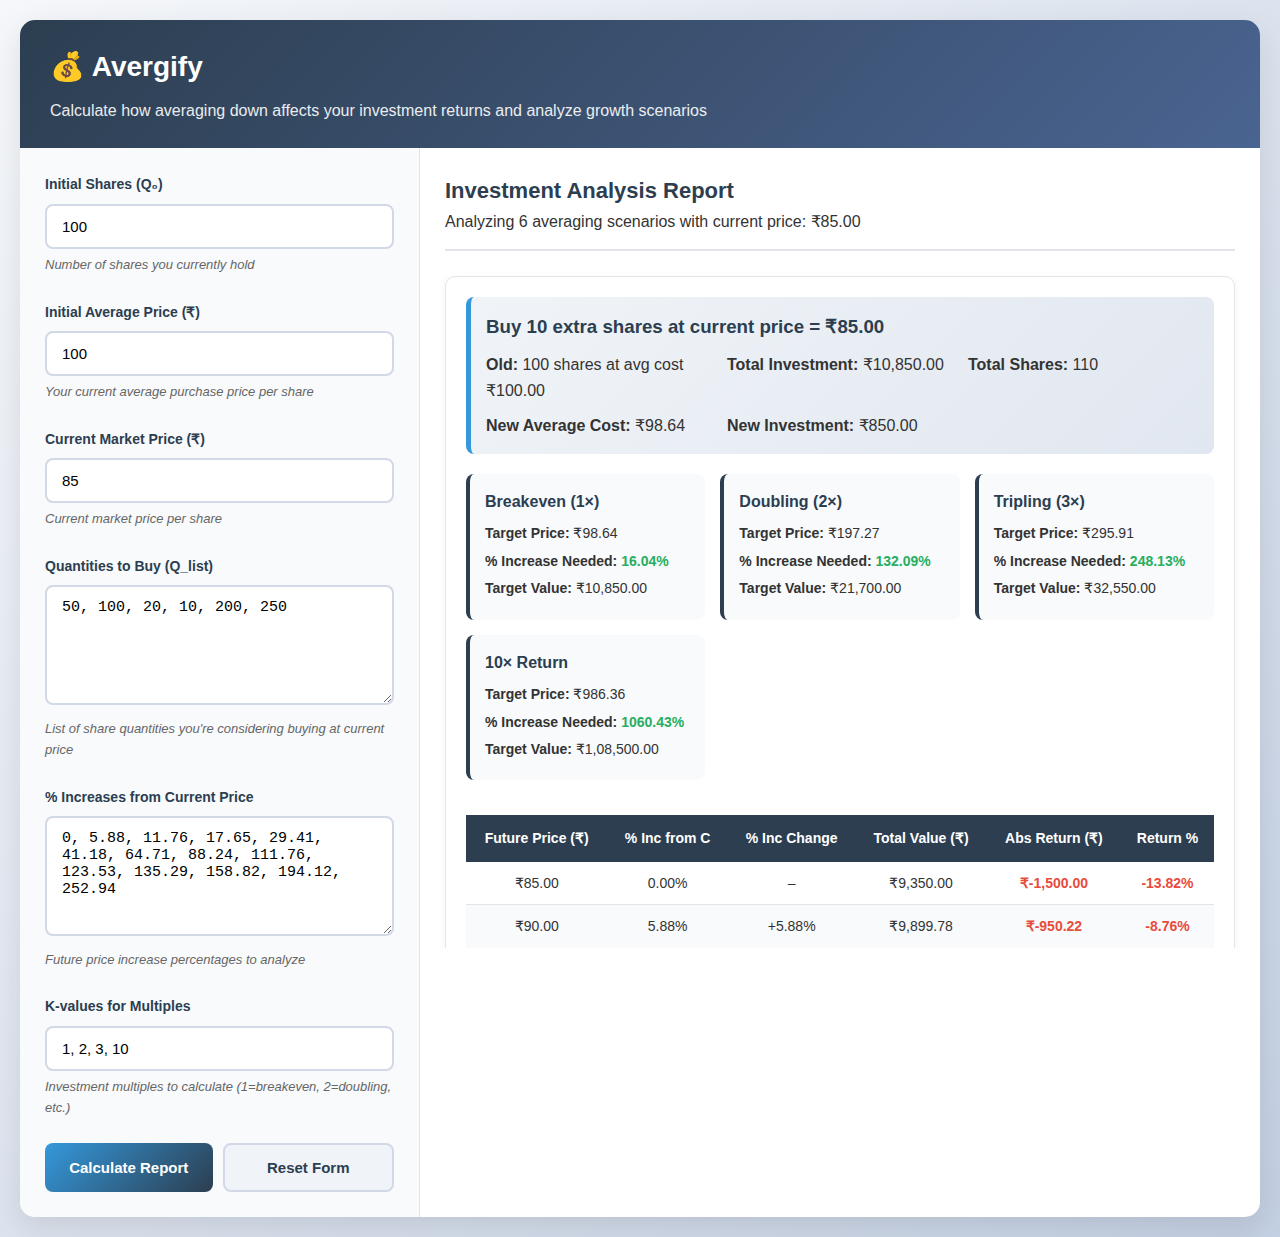
<file: calculators/bkup_avergify.html>
<!DOCTYPE html>
<html lang="en">
<head>
    <meta charset="UTF-8">
    <meta name="viewport" content="width=device-width, initial-scale=1.0">
    <title>Avergify - Average Cost Calculator</title>
    <style>
        * {
            box-sizing: border-box;
            margin: 0;
            padding: 0;
        }
        
        body {
            font-family: 'Segoe UI', Tahoma, Geneva, Verdana, sans-serif;
            background: linear-gradient(135deg, #f5f7fa 0%, #c3cfe2 100%);
            color: #333;
            line-height: 1.6;
            padding: 20px;
            min-height: 100vh;
        }
        
        .container {
            max-width: 1400px;
            margin: 0 auto;
            background: white;
            border-radius: 15px;
            box-shadow: 0 10px 30px rgba(0, 0, 0, 0.1);
            overflow: hidden;
        }
        
        header {
            background: linear-gradient(135deg, #2c3e50 0%, #4a6491 100%);
            color: white;
            padding: 25px 30px;
        }
        
        header h1 {
            font-size: 28px;
            margin-bottom: 8px;
        }
        
        header .subtitle {
            opacity: 0.9;
            font-size: 16px;
        }
        
        .content {
            display: grid;
            grid-template-columns: 400px 1fr;
            gap: 0;
            min-height: 600px;
        }
        
        .input-section {
            padding: 25px;
            background: #f8fafc;
            border-right: 1px solid #e1e5e9;
        }
        
        .input-group {
            margin-bottom: 25px;
        }
        
        .input-group label {
            display: block;
            margin-bottom: 8px;
            font-weight: 600;
            color: #2c3e50;
            font-size: 14px;
        }
        
        .input-group input, .input-group textarea {
            width: 100%;
            padding: 12px 15px;
            border: 2px solid #d1d9e6;
            border-radius: 8px;
            font-size: 15px;
            transition: border-color 0.3s;
        }
        
        .input-group input:focus, .input-group textarea:focus {
            outline: none;
            border-color: #4a6491;
        }
        
        .input-group textarea {
            min-height: 120px;
            resize: vertical;
            font-family: monospace;
        }
        
        .info-text {
            font-size: 13px;
            color: #666;
            margin-top: 6px;
            font-style: italic;
        }
        
        .btn-group {
            display: flex;
            gap: 10px;
            margin-top: 10px;
        }
        
        button {
            padding: 14px 20px;
            border: none;
            border-radius: 8px;
            font-weight: 600;
            font-size: 15px;
            cursor: pointer;
            transition: all 0.3s;
            flex: 1;
        }
        
        .btn-calculate {
            background: linear-gradient(135deg, #3498db 0%, #2c3e50 100%);
            color: white;
        }
        
        .btn-calculate:hover {
            transform: translateY(-2px);
            box-shadow: 0 5px 15px rgba(52, 152, 219, 0.3);
        }
        
        .btn-reset {
            background: #f0f4f8;
            color: #2c3e50;
            border: 2px solid #d1d9e6;
        }
        
        .btn-reset:hover {
            background: #e1e7f0;
        }
        
        .results-section {
            padding: 25px;
            overflow-y: auto;
            max-height: 800px;
        }
        
        .results-header {
            margin-bottom: 25px;
            padding-bottom: 15px;
            border-bottom: 2px solid #e1e5e9;
        }
        
        .results-header h2 {
            color: #2c3e50;
            font-size: 22px;
        }
        
        .results-container {
            display: flex;
            flex-direction: column;
            gap: 30px;
        }
        
        .report-block {
            background: white;
            border-radius: 10px;
            padding: 20px;
            border: 1px solid #e1e5e9;
            box-shadow: 0 3px 10px rgba(0, 0, 0, 0.05);
        }
        
        .report-header {
            background: linear-gradient(135deg, #f0f4f8 0%, #e1e7f0 100%);
            padding: 15px;
            border-radius: 8px;
            margin-bottom: 20px;
            border-left: 5px solid #3498db;
        }
        
        .report-header h3 {
            color: #2c3e50;
            margin-bottom: 10px;
        }
        
        .k-points {
            display: grid;
            grid-template-columns: repeat(auto-fill, minmax(200px, 1fr));
            gap: 15px;
            margin: 20px 0;
        }
        
        .k-point {
            background: #f8fafc;
            padding: 15px;
            border-radius: 8px;
            border-left: 4px solid #2c3e50;
        }
        
        .k-point h4 {
            color: #2c3e50;
            margin-bottom: 8px;
            font-size: 16px;
        }
        
        .k-point p {
            margin: 5px 0;
            font-size: 14px;
        }
        
        table {
            width: 100%;
            border-collapse: collapse;
            margin-top: 15px;
            font-size: 14px;
        }
        
        th {
            background: #2c3e50;
            color: white;
            padding: 12px 10px;
            text-align: center;
            font-weight: 600;
            position: sticky;
            top: 0;
        }
        
        td {
            padding: 10px;
            text-align: center;
            border-bottom: 1px solid #e1e5e9;
        }
        
        tr:nth-child(even) {
            background: #f8fafc;
        }
        
        tr:hover {
            background: #e3f2fd;
        }
        
        .positive {
            color: #27ae60;
            font-weight: 600;
        }
        
        .negative {
            color: #e74c3c;
            font-weight: 600;
        }
        
        .neutral {
            color: #7f8c8d;
        }
        
        .loading {
            display: none;
            text-align: center;
            padding: 40px;
        }
        
        .loading-spinner {
            border: 5px solid #f3f3f3;
            border-top: 5px solid #3498db;
            border-radius: 50%;
            width: 50px;
            height: 50px;
            animation: spin 1s linear infinite;
            margin: 0 auto 20px;
        }
        
        @keyframes spin {
            0% { transform: rotate(0deg); }
            100% { transform: rotate(360deg); }
        }
        
        .error-message {
            background: #ffeaea;
            color: #c0392b;
            padding: 15px;
            border-radius: 8px;
            margin: 20px 0;
            border-left: 5px solid #c0392b;
            display: none;
        }
        
        @media (max-width: 1100px) {
            .content {
                grid-template-columns: 1fr;
            }
            
            .input-section {
                border-right: none;
                border-bottom: 1px solid #e1e5e9;
            }
        }
        
        @media (max-width: 768px) {
            body {
                padding: 10px;
            }
            
            header {
                padding: 20px;
            }
            
            .k-points {
                grid-template-columns: 1fr;
            }
            
            .btn-group {
                flex-direction: column;
            }
            
            table {
                font-size: 13px;
            }
            
            th, td {
                padding: 8px 5px;
            }
        }
    </style>
</head>
<body>
    <div class="container">
        <header>
            <h1>💰 Avergify</h1>
            <div class="subtitle">Calculate how averaging down affects your investment returns and analyze growth scenarios</div>
        </header>
        
        <div class="content">
            <div class="input-section">
                <div class="input-group">
                    <label for="initialShares">Initial Shares (Q₀)</label>
                    <input type="number" id="initialShares" value="100" min="1">
                    <div class="info-text">Number of shares you currently hold</div>
                </div>
                
                <div class="input-group">
                    <label for="initialPrice">Initial Average Price (₹)</label>
                    <input type="number" id="initialPrice" value="100" min="0" step="0.01">
                    <div class="info-text">Your current average purchase price per share</div>
                </div>
                
                <div class="input-group">
                    <label for="currentPrice">Current Market Price (₹)</label>
                    <input type="number" id="currentPrice" value="85" min="0" step="0.01">
                    <div class="info-text">Current market price per share</div>
                </div>
                
                <div class="input-group">
                    <label for="quantities">Quantities to Buy (Q_list)</label>
                    <textarea id="quantities" placeholder="Enter quantities separated by commas, e.g.: 50, 100, 20, 10, 200, 250">50, 100, 20, 10, 200, 250</textarea>
                    <div class="info-text">List of share quantities you're considering buying at current price</div>
                </div>
                
                <div class="input-group">
                    <label for="increases">% Increases from Current Price</label>
                    <textarea id="increases" placeholder="Enter percentages separated by commas">0, 5.88, 11.76, 17.65, 29.41, 41.18, 64.71, 88.24, 111.76, 123.53, 135.29, 158.82, 194.12, 252.94</textarea>
                    <div class="info-text">Future price increase percentages to analyze</div>
                </div>
                
                <div class="input-group">
                    <label for="kValues">K-values for Multiples</label>
                    <input type="text" id="kValues" value="1, 2, 3, 10" placeholder="e.g.: 1, 2, 3, 10">
                    <div class="info-text">Investment multiples to calculate (1=breakeven, 2=doubling, etc.)</div>
                </div>
                
                <div class="btn-group">
                    <button class="btn-calculate" onclick="calculateReport()">Calculate Report</button>
                    <button class="btn-reset" onclick="resetForm()">Reset Form</button>
                </div>
                
                <div class="error-message" id="errorMessage"></div>
            </div>
            
            <div class="results-section">
                <div class="results-header">
                    <h2>Investment Analysis Report</h2>
                    <div id="reportSummary">Enter your values and click Calculate to see the analysis</div>
                </div>
                
                <div class="loading" id="loadingIndicator">
                    <div class="loading-spinner"></div>
                    <p>Calculating report...</p>
                </div>
                
                <div id="resultsContainer" class="results-container">
                    <!-- Results will be inserted here dynamically -->
                </div>
            </div>
        </div>
    </div>

    <script>
        // Parse comma-separated values from input
        function parseCSV(input) {
            return input.split(',')
                .map(item => item.trim())
                .filter(item => item !== '')
                .map(item => parseFloat(item));
        }
        
        // Calculate K-point for given parameters
        function calculateKPoint(Q0, P0, C, Q_add, K) {
            const totalInvestment = Q0 * P0 + Q_add * C;
            const totalShares = Q0 + Q_add;
            
            const F_K = (K * totalInvestment) / totalShares;
            const inc_K = ((F_K - C) / C) * 100;
            
            return {
                K: K,
                F_K: F_K,
                inc_K: inc_K,
                target_value: K * totalInvestment
            };
        }
        
        // Generate complete report
        function generateReport(Q0, P0, C, Q_list, inc_targets, K_values) {
            const results = {};
            
            for (const Q_add of Q_list) {
                const totalInvestment = Q0 * P0 + Q_add * C;
                const totalShares = Q0 + Q_add;
                const avgCost = totalInvestment / totalShares;
                
                // Store base info
                results[Q_add] = {
                    TI: totalInvestment,
                    TS: totalShares,
                    AC: avgCost,
                    new_inv_amt: Q_add * C,
                    rows: [],
                    k_points: {}
                };
                
                // Generate rows for each increase target
                let prev_inc = null;
                for (const inc of inc_targets) {
                    const F = C * (1 + inc / 100);
                    const inc_change = prev_inc === null ? "–" : inc - prev_inc;
                    const totalValue = F * totalShares;
                    const absReturn = totalValue - totalInvestment;
                    const returnPercent = (absReturn / totalInvestment) * 100;
                    
                    results[Q_add].rows.push({
                        F: F,
                        inc: inc,
                        inc_change: inc_change,
                        TV: totalValue,
                        AR: absReturn,
                        ret_pct: returnPercent
                    });
                    
                    prev_inc = inc;
                }
                
                // Calculate K-points
                for (const K of K_values) {
                    const kPoint = calculateKPoint(Q0, P0, C, Q_add, K);
                    results[Q_add].k_points[K] = kPoint;
                }
            }
            
            return results;
        }
        
        // Format currency with Indian Rupee symbol
        function formatCurrency(amount) {
            return '₹' + amount.toLocaleString('en-IN', {
                minimumFractionDigits: 2,
                maximumFractionDigits: 2
            });
        }
        
        // Format percentage
        function formatPercent(value) {
            return value.toFixed(2) + '%';
        }
        
        // Get K-point label
        function getKLabel(K) {
            const labels = {
                1: 'Breakeven (1×)',
                2: 'Doubling (2×)',
                3: 'Tripling (3×)',
                10: '10× Return'
            };
            return labels[K] || `${K}× Return`;
        }
        
        // Display the report
        function displayReport(results, Q0, P0, C, K_values) {
            const container = document.getElementById('resultsContainer');
            container.innerHTML = '';
            
            // Update summary
            document.getElementById('reportSummary').innerHTML = 
                `Analyzing ${Object.keys(results).length} averaging scenarios with current price: ${formatCurrency(C)}`;
            
            for (const Q_add of Object.keys(results).map(Number).sort((a, b) => a - b)) {
                const data = results[Q_add];
                
                const reportBlock = document.createElement('div');
                reportBlock.className = 'report-block';
                
                // Header section
                const headerHTML = `
                    <div class="report-header">
                        <h3>Buy ${Q_add} extra shares at current price = ${formatCurrency(C)}</h3>
                        <div style="display: grid; grid-template-columns: repeat(auto-fit, minmax(200px, 1fr)); gap: 10px; margin-top: 10px;">
                            <div><strong>Old:</strong> ${Q0} shares at avg cost ${formatCurrency(P0)}</div>
                            <div><strong>Total Investment:</strong> ${formatCurrency(data.TI)}</div>
                            <div><strong>Total Shares:</strong> ${data.TS}</div>
                            <div><strong>New Average Cost:</strong> ${formatCurrency(data.AC)}</div>
                            <div><strong>New Investment:</strong> ${formatCurrency(data.new_inv_amt)}</div>
                        </div>
                    </div>
                `;
                
                // K-points section
                let kPointsHTML = '<div class="k-points">';
                for (const K of K_values) {
                    const kData = data.k_points[K];
                    kPointsHTML += `
                        <div class="k-point">
                            <h4>${getKLabel(K)}</h4>
                            <p><strong>Target Price:</strong> ${formatCurrency(kData.F_K)}</p>
                            <p><strong>% Increase Needed:</strong> <span class="${kData.inc_K >= 0 ? 'positive' : 'negative'}">${formatPercent(kData.inc_K)}</span></p>
                            <p><strong>Target Value:</strong> ${formatCurrency(kData.target_value)}</p>
                        </div>
                    `;
                }
                kPointsHTML += '</div>';
                
                // Table section
                let tableHTML = `
                    <div style="overflow-x: auto; margin-top: 20px;">
                        <table>
                            <thead>
                                <tr>
                                    <th>Future Price (₹)</th>
                                    <th>% Inc from C</th>
                                    <th>% Inc Change</th>
                                    <th>Total Value (₹)</th>
                                    <th>Abs Return (₹)</th>
                                    <th>Return %</th>
                                </tr>
                            </thead>
                            <tbody>
                `;
                
                for (const row of data.rows) {
                    const incChangeDisplay = row.inc_change === "–" ? "–" : 
                        (row.inc_change > 0 ? `+${formatPercent(row.inc_change)}` : formatPercent(row.inc_change));
                    
                    const returnClass = row.ret_pct > 0 ? 'positive' : (row.ret_pct < 0 ? 'negative' : 'neutral');
                    
                    tableHTML += `
                        <tr>
                            <td>${formatCurrency(row.F)}</td>
                            <td>${formatPercent(row.inc)}</td>
                            <td>${incChangeDisplay}</td>
                            <td>${formatCurrency(row.TV)}</td>
                            <td class="${returnClass}">${formatCurrency(row.AR)}</td>
                            <td class="${returnClass}">${formatPercent(row.ret_pct)}</td>
                        </tr>
                    `;
                }
                
                tableHTML += `
                            </tbody>
                        </table>
                    </div>
                `;
                
                reportBlock.innerHTML = headerHTML + kPointsHTML + tableHTML;
                container.appendChild(reportBlock);
            }
        }
        
        // Main calculation function
        function calculateReport() {
            // Show loading indicator
            document.getElementById('loadingIndicator').style.display = 'block';
            document.getElementById('resultsContainer').innerHTML = '';
            document.getElementById('errorMessage').style.display = 'none';
            
            // Get input values
            const Q0 = parseFloat(document.getElementById('initialShares').value);
            const P0 = parseFloat(document.getElementById('initialPrice').value);
            const C = parseFloat(document.getElementById('currentPrice').value);
            
            try {
                const Q_list = parseCSV(document.getElementById('quantities').value);
                const inc_targets = parseCSV(document.getElementById('increases').value);
                const K_values = parseCSV(document.getElementById('kValues').value);
                
                // Validate inputs
                if (!Q0 || Q0 <= 0) throw new Error("Initial shares must be a positive number");
                if (!P0 || P0 <= 0) throw new Error("Initial price must be positive");
                if (!C || C <= 0) throw new Error("Current price must be positive");
                if (Q_list.length === 0) throw new Error("Enter at least one quantity to buy");
                if (inc_targets.length === 0) throw new Error("Enter at least one percentage increase");
                if (K_values.length === 0) throw new Error("Enter at least one K-value");
                
                // Generate and display report
                setTimeout(() => {
                    const results = generateReport(Q0, P0, C, Q_list, inc_targets, K_values);
                    displayReport(results, Q0, P0, C, K_values);
                    document.getElementById('loadingIndicator').style.display = 'none';
                }, 500);
                
            } catch (error) {
                document.getElementById('loadingIndicator').style.display = 'none';
                document.getElementById('errorMessage').innerText = `Error: ${error.message}`;
                document.getElementById('errorMessage').style.display = 'block';
            }
        }
        
        // Reset form
        function resetForm() {
            document.getElementById('initialShares').value = '100';
            document.getElementById('initialPrice').value = '100';
            document.getElementById('currentPrice').value = '85';
            document.getElementById('quantities').value = '50, 100, 20, 10, 200, 250';
            document.getElementById('increases').value = '0, 5.88, 11.76, 17.65, 29.41, 41.18, 64.71, 88.24, 111.76, 123.53, 135.29, 158.82, 194.12, 252.94';
            document.getElementById('kValues').value = '1, 2, 3, 10';
            
            document.getElementById('resultsContainer').innerHTML = '';
            document.getElementById('reportSummary').innerText = 'Enter your values and click Calculate to see the analysis';
            document.getElementById('errorMessage').style.display = 'none';
        }
        
        // Initialize with example calculation
        window.onload = function() {
            // Set a timeout to calculate on load
            setTimeout(calculateReport, 100);
        };
    </script>
</body>
</html>
</file>
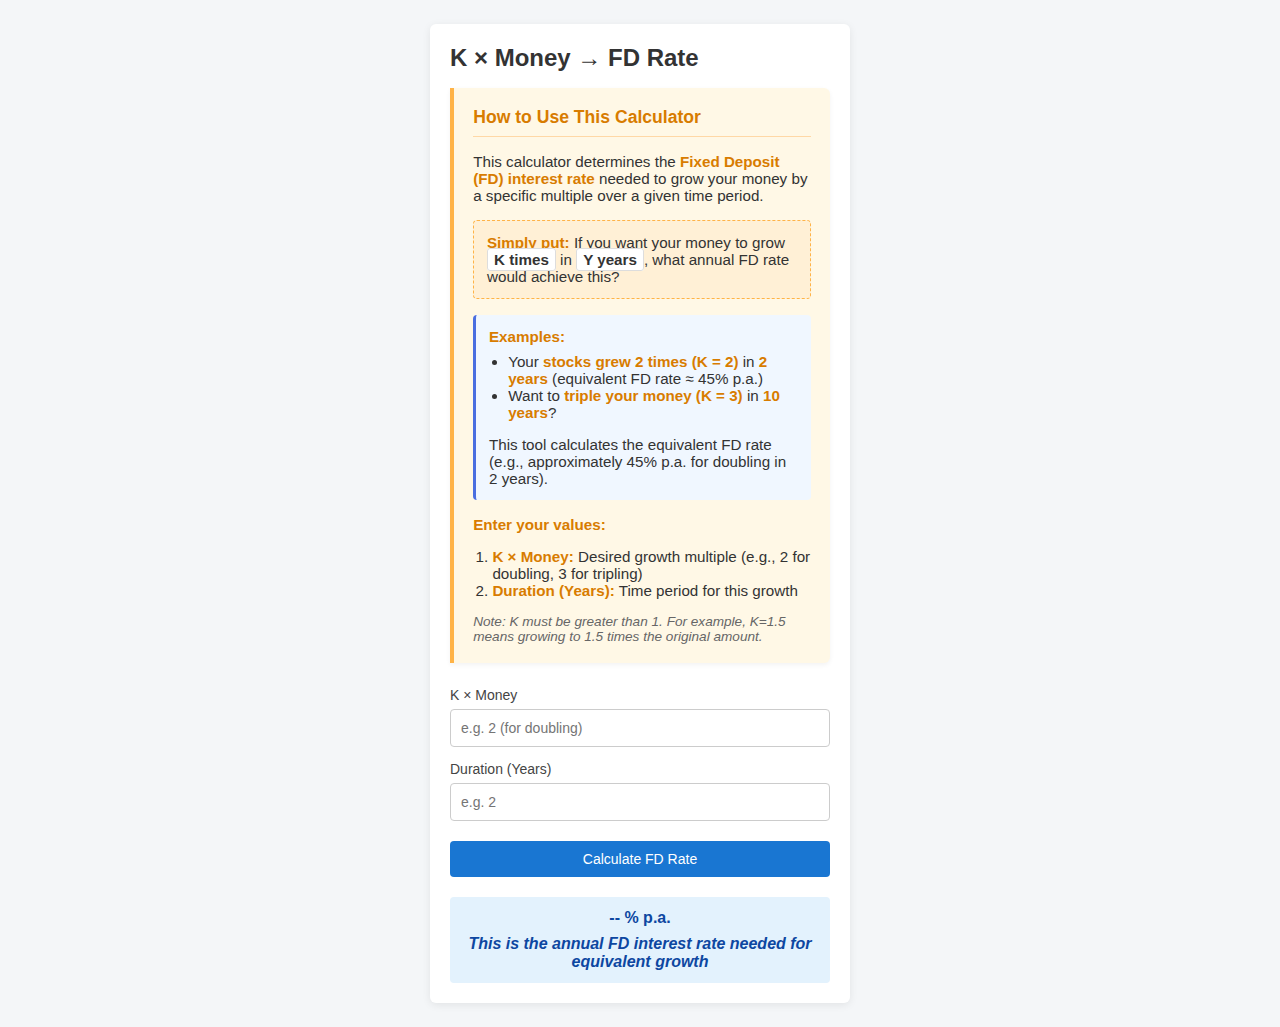
<file: calculators/kx-to-fd.html>
<!DOCTYPE html>
<html lang="en">
<head>
  <meta charset="UTF-8">
  <title>K × Money → FD Rate</title>

  <!-- Shared normalized CSS -->
  <link rel="stylesheet" href="../css/style.css">

  <!-- iframe-safe body reset -->
  <style>
    body {
      margin: 0;
      background: #f4f6f8;
    }
    .guide-box {
      background: #fff8e6;
      border-left: 4px solid #ffb347;
      padding: 1.2rem;
      margin: 1rem 0 1.5rem 0;
      border-radius: 0 6px 6px 0;
      font-size: 0.95rem;
      color: #333;
      box-shadow: 0 2px 5px rgba(0,0,0,0.05);
    }
    .guide-box h3 {
      margin-top: 0;
      color: #d87c00;
      font-size: 1.1rem;
      border-bottom: 1px solid #ffd8a6;
      padding-bottom: 0.5rem;
      margin-bottom: 1rem;
    }
    .guide-box .highlight {
      background: #fff0d6;
      padding: 0.8rem;
      border-radius: 4px;
      margin: 1rem 0;
      border: 1px dashed #ffb347;
    }
    .guide-box strong {
      color: #d87c00;
    }
    .guide-box .example {
      background: #f0f7ff;
      padding: 0.8rem;
      border-radius: 4px;
      margin: 1rem 0;
      border-left: 3px solid #4a6ee0;
    }
    .highlight-number {
      background: #fff;
      padding: 2px 6px;
      border-radius: 3px;
      font-weight: bold;
      border: 1px solid #ddd;
    }
    .note {
      font-size: 0.85rem;
      color: #666;
      font-style: italic;
      margin-top: 0.5rem;
    }
  </style>
</head>
<body>

  <div class="container">
    <h2>K × Money → FD Rate</h2>
    
    <!-- User Guide Section -->
    <div class="guide-box">
      <h3>How to Use This Calculator</h3>
      <p>This calculator determines the <strong>Fixed Deposit (FD) interest rate</strong> needed to grow your money by a specific multiple over a given time period.</p>
      
      <div class="highlight">
        <strong>Simply put:</strong> If you want your money to grow <span class="highlight-number">K times</span> in <span class="highlight-number">Y years</span>, what annual FD rate would achieve this?
      </div>
      
      <div class="example">
        <p><strong>Examples:</strong></p>
        <ul style="margin-top: 0.5rem; padding-left: 1.2rem;">
          
          <li>Your <strong>stocks grew 2 times (K = 2)</strong> in <strong>2 years</strong> (equivalent FD rate ≈ 45% p.a.)</li>
          <li>Want to <strong>triple your money (K = 3)</strong> in <strong>10 years</strong>?</li>
        </ul>
        <p style="margin-top: 0.5rem; margin-bottom: 0;">
          This tool calculates the equivalent FD rate (e.g., approximately 45% p.a. for doubling in 2 years).
        </p>
      </div>
      
      <p><strong>Enter your values:</strong></p>
      <ol style="padding-left: 1.2rem;">
        <li><strong>K × Money:</strong> Desired growth multiple (e.g., 2 for doubling, 3 for tripling)</li>
        <li><strong>Duration (Years):</strong> Time period for this growth</li>
      </ol>
      <p class="note">Note: K must be greater than 1. For example, K=1.5 means growing to 1.5 times the original amount.</p>
    </div>

    <label>K × Money</label>
    <input type="number" id="k" step="0.01" placeholder="e.g. 2 (for doubling)">

    <label>Duration (Years)</label>
    <input type="number" id="years" step="0.1" placeholder="e.g. 2">

    <button onclick="calculate()">Calculate FD Rate</button>

    <div class="output">
      <p id="result">-- % p.a.</p>
      <p class="note">This is the annual FD interest rate needed for equivalent growth</p>
    </div>
  </div>

<script>
function calculate() {
  const K = parseFloat(document.getElementById("k").value);
  const years = parseFloat(document.getElementById("years").value);

  if (isNaN(K) || K <= 1 || isNaN(years) || years <= 0) {
    alert("Please enter valid numbers:\n• K must be greater than 1 (e.g., 1.5, 2, 3)\n• Years must be greater than 0");
    return;
  }

  const rate = Math.pow(K, 1 / years) - 1;

  document.getElementById("result").innerText =
    (rate * 100).toFixed(2) + " % p.a.";
    
  // Optional: Add console log for debugging
  console.log(`To grow money ${K}× in ${years} years, required FD rate: ${(rate * 100).toFixed(2)}% p.a.`);
}
</script>

</body>
</html>
</file>
<file: css/style.css>
/* ===== CSS NORMALIZATION + APP STYLES ===== */

/* Reset / Normalize */
* {
  box-sizing: border-box;
}

html, body {
  margin: 0;
  padding: 0;
  font-family: Arial, Helvetica, sans-serif;
  background: #f4f6f8;
  color: #333;
}

h1, h2, h3, h4, h5, h6 {
  margin: 0 0 12px 0;
  font-weight: 600;
}

p {
  margin: 0;
}

label {
  display: block;
  margin-top: 14px;
  margin-bottom: 6px;
  font-size: 14px;
  color: #444;
}

input, button {
  font-family: inherit;
  font-size: 14px;
}

input {
  width: 100%;
  padding: 10px;
  border: 1px solid #ccc;
  border-radius: 4px;
}

input:focus {
  outline: none;
  border-color: #1976d2;
}

button {
  width: 100%;
  margin-top: 20px;
  padding: 10px;
  background: #1976d2;
  color: #fff;
  border: none;
  border-radius: 4px;
  cursor: pointer;
}

button:hover {
  background: #125ea9;
}

/* ===== Calculator Container ===== */

.container {
  max-width: 420px;
  margin: 24px auto;
  padding: 20px;
  background: #ffffff;
  border-radius: 6px;
  box-shadow: 0 2px 8px rgba(0,0,0,0.08);
}

/* ===== Output Section ===== */

.output {
  margin-top: 20px;
  padding: 12px;
  background: #e3f2fd;
  border-radius: 4px;
  text-align: center;
}

.output p {
  font-size: 16px;
  font-weight: bold;
  color: #0d47a1;
}

/* ===== Responsive ===== */

@media (max-width: 480px) {
  .container {
    margin: 12px;
    padding: 16px;
  }
}
</file>
